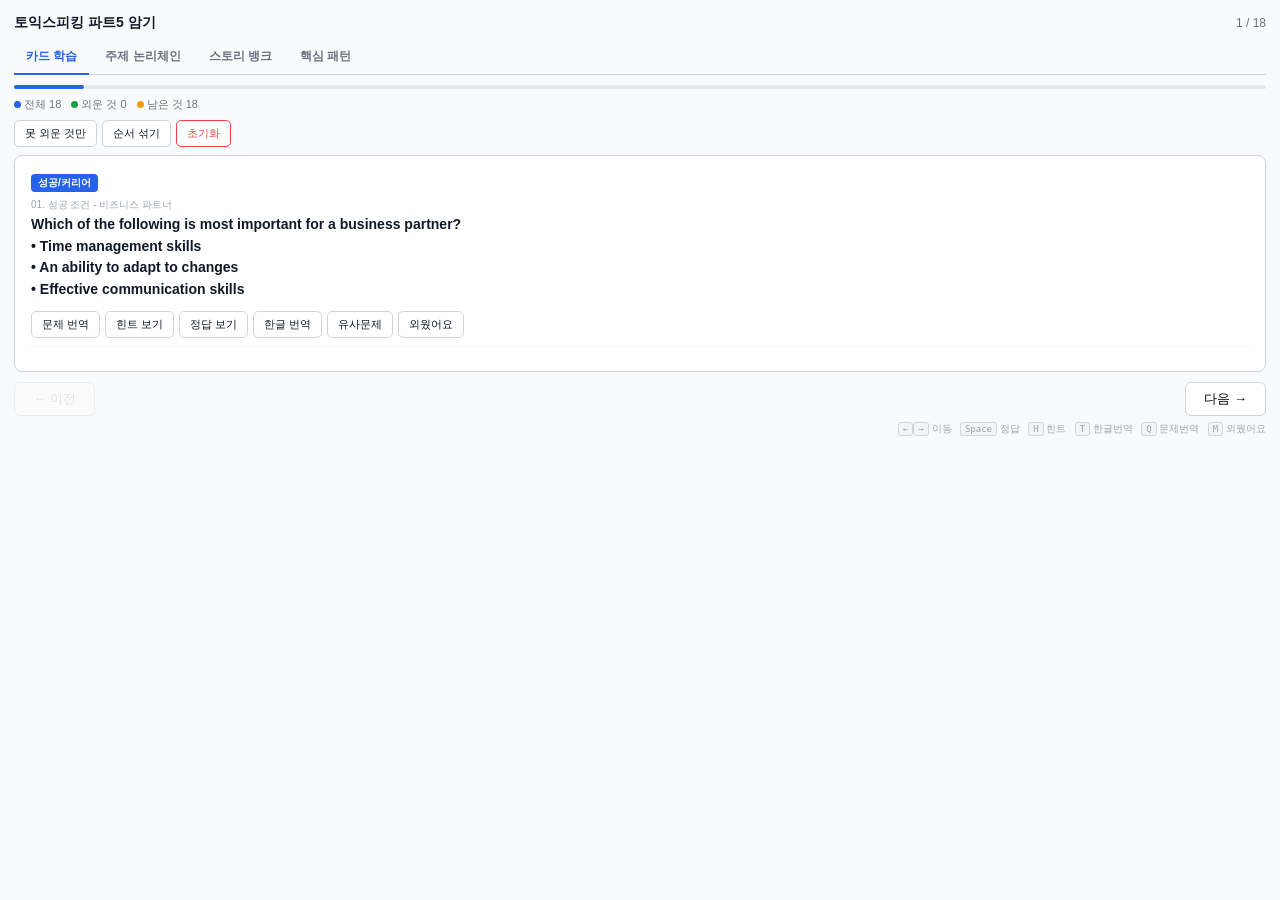
<file: index.html>
<!DOCTYPE html>
<html lang="ko">
<head>
<meta charset="UTF-8">
<meta name="viewport" content="width=device-width, initial-scale=1.0">
<title>토익스피킹 파트5 플래시카드</title>
<link rel="stylesheet" href="style.css">
</head>
<body>

<div class="header">
  <div class="title">토익스피킹 파트5 암기</div>
  <div class="counter" id="counter">1 / 18</div>
</div>

<div class="tab-bar">
  <button class="tab-btn on" id="tabBtn-card" onclick="switchTab('card')">카드 학습</button>
  <button class="tab-btn" id="tabBtn-chain" onclick="switchTab('chain')">주제 논리체인</button>
  <button class="tab-btn" id="tabBtn-story" onclick="switchTab('story')">스토리 뱅크</button>
  <button class="tab-btn" id="tabBtn-pattern" onclick="switchTab('pattern')">핵심 패턴</button>
</div>

<div class="tab-panel" id="tabPanel-card">
<div class="progress-bar"><div class="progress-fill" id="pFill" style="width:5.5%"></div></div>
<div class="stats-row">
  <div class="stat"><div class="dot" style="background:#2563eb"></div><span id="sStat">전체 18</span></div>
  <div class="stat"><div class="dot" style="background:#16a34a"></div><span id="mStat">외운 것 0</span></div>
  <div class="stat"><div class="dot" style="background:#f59e0b"></div><span id="rStat">남은 것 18</span></div>
</div>
<div class="controls">
  <button class="btn" id="filterBtn" onclick="toggleFilter()">못 외운 것만</button>
  <button class="btn" onclick="shuffleCards()">순서 섞기</button>
  <button class="btn red-outline" onclick="resetAll()">초기화</button>
</div>

<div class="card" id="card">
  <div class="badge" id="badge"></div>
  <div class="topic-label" id="topicLbl"></div>
  <div class="q-text" id="qText"></div>
  <div class="action-row">
    <button class="btn" id="bKoQ"  onclick="tog('qko','bKoQ')">문제 번역</button>
    <button class="btn" id="bHint" onclick="tog('hint','bHint')">힌트 보기</button>
    <button class="btn" id="bAns"  onclick="tog('ans','bAns')">정답 보기</button>
    <button class="btn" id="bKoA"  onclick="tog('ansko','bKoA')">한글 번역</button>
    <button class="btn" id="bSim"  onclick="tog('sim','bSim')">유사문제</button>
    <button class="btn" id="bMaster" onclick="toggleMaster()">외웠어요</button>
    <span class="master-check" id="mCheck">완료</span>
  </div>
  <div class="divider"></div>
  <div class="section s-qko"   id="sqko">  <div class="sec-label">문제 번역</div><div id="qkoText"></div></div>
  <div class="section s-hint"  id="shint"> <div class="sec-label">논리 체인 힌트</div><div id="hintContent"></div></div>
  <div class="section s-ans"   id="sans">  <div class="sec-label">영어 모범 답안</div><div id="ansText"></div></div>
  <div class="section s-ansko" id="sansko"><div class="sec-label">한국어 번역</div><div id="ansKoText"></div></div>
  <div class="section s-sim"   id="ssim">  <div class="sec-label">유사 문제</div><div id="simContent"></div></div>
</div>

<div class="nav-row">
  <button class="nav-btn" id="prevBtn" onclick="nav(-1)">← 이전</button>
  <button class="nav-btn" id="nextBtn" onclick="nav(1)">다음 →</button>
</div>
<div class="kb">
  <kbd>←</kbd><kbd>→</kbd> 이동 &nbsp;
  <kbd>Space</kbd> 정답 &nbsp;
  <kbd>H</kbd> 힌트 &nbsp;
  <kbd>T</kbd> 한글번역 &nbsp;
  <kbd>Q</kbd> 문제번역 &nbsp;
  <kbd>M</kbd> 외웠어요
</div>
</div>

<div class="tab-panel hidden" id="tabPanel-chain">
  <div class="panel-desc">18개 주제의 이유1 → 이유2 논리 체인을 한눈에 봅니다. 막히면 앞 단계 키워드만 떠올려도 뒤가 이어져야 정상입니다.</div>
  <div id="chainList"></div>
</div>

<div class="tab-panel hidden" id="tabPanel-story">
  <div class="panel-desc">여러 주제에서 반복 사용되는 "내 경험" 12개입니다. 이것부터 완벽히 외우면, 어느 주제가 나와도 여기서 골라 쓰면 됩니다.</div>
  <div id="storyList"></div>
</div>

<div class="tab-panel hidden" id="tabPanel-pattern">
  <div class="panel-desc">여러 답변에 공통으로 등장하는 표현 블록입니다. 뱃지는 실제 이 표현이 쓰인 주제 번호입니다.</div>
  <div id="patternList"></div>
</div>

<script src="cards.js"></script>
<script src="stories.js"></script>
<script src="patterns.js"></script>
<script src="app.js"></script>
</body>
</html>
</file>
<file: style.css>
:root {
  --font: Pretendard, -apple-system, BlinkMacSystemFont, "Segoe UI", sans-serif;
  --primary: #2563eb; --bg: #fff; --fg: #111827; --border: #d1d5db; --radius: 8px;
}
* { box-sizing: border-box; margin: 0; padding: 0; }
body { font-family: var(--font); background: #f9fafb; color: var(--fg); padding: 14px; }
.header { display: flex; justify-content: space-between; align-items: center; margin-bottom: 8px; flex-wrap: wrap; gap: 4px; }
.title { font-size: 14px; font-weight: 700; }
.counter { font-size: 12px; color: #6b7280; }
.progress-bar { height: 4px; background: #e5e7eb; border-radius: 2px; margin-bottom: 8px; }
.progress-fill { height: 100%; background: var(--primary); border-radius: 2px; transition: width 0.3s; }
.stats-row { display: flex; gap: 10px; margin-bottom: 8px; font-size: 11px; color: #6b7280; }
.stat { display: flex; align-items: center; gap: 3px; }
.dot { width: 7px; height: 7px; border-radius: 50%; }
.controls { display: flex; gap: 5px; flex-wrap: wrap; margin-bottom: 8px; }
.btn {
  padding: 5px 10px; border: 1px solid var(--border); border-radius: 5px;
  background: white; color: var(--fg); font-size: 11px; font-family: var(--font);
  cursor: pointer; transition: background 0.1s;
}
.btn:hover { background: #f3f4f6; }
.btn.on { background: var(--primary); color: white; border-color: var(--primary); }
.btn.green { background: #16a34a; color: white; border-color: #16a34a; }
.btn.red-outline { color: #ef4444; border-color: #ef4444; }
.btn.red-outline:hover { background: #fef2f2; }
.card { background: white; border: 1px solid var(--border); border-radius: var(--radius); padding: 16px; }
.card.mastered { border-left: 4px solid #16a34a; }
.badge { display: inline-block; padding: 2px 7px; border-radius: 4px; font-size: 10px; font-weight: 700; color: white; margin-bottom: 6px; }
.topic-label { font-size: 10px; color: #9ca3af; margin-bottom: 2px; }
.q-text { font-size: 14px; font-weight: 700; line-height: 1.55; white-space: pre-line; margin-bottom: 10px; }
.action-row { display: flex; gap: 5px; flex-wrap: wrap; margin-bottom: 8px; }
.master-check { font-size: 11px; color: #16a34a; font-weight: 700; display: none; align-self: center; }
.master-check.vis { display: inline; }
.divider { height: 1px; background: #f3f4f6; margin: 8px 0; }
.section { display: none; border-radius: 6px; padding: 10px; margin-bottom: 8px; font-size: 12px; line-height: 1.65; white-space: pre-line; }
.section.vis { display: block; }
.s-qko  { background: #f8fafc; border: 1px solid #e2e8f0; color: #334155; }
.s-hint { background: #fffbeb; border: 1px solid #fcd34d; color: #78350f; }
.s-ans  { background: #eff6ff; border: 1px solid #93c5fd; color: #1e40af; }
.s-ansko{ background: #f0fdf4; border: 1px solid #86efac; color: #166534; }
.s-sim  { background: #faf5ff; border: 1px solid #d8b4fe; color: #6d28d9; }
.sec-label { font-size: 10px; font-weight: 700; margin-bottom: 5px; opacity: 0.65; }
.hint-step { display: flex; align-items: flex-start; gap: 6px; padding: 4px 0; border-bottom: 1px dashed #fde68a; }
.hint-step:last-child { border: none; }
.hint-num { font-size: 10px; font-weight: 700; background: #f59e0b; color: white; border-radius: 3px; padding: 1px 5px; flex-shrink: 0; margin-top: 1px; }
.sim-item { padding: 3px 0; border-bottom: 1px dashed rgba(109,40,217,0.2); font-size: 11px; }
.sim-item:last-child { border: none; }
.nav-row { display: flex; justify-content: space-between; margin-top: 10px; }
.nav-btn { padding: 7px 18px; border: 1px solid var(--border); border-radius: 6px; background: white; font-size: 13px; font-family: var(--font); cursor: pointer; }
.nav-btn:hover { background: #f3f4f6; }
.nav-btn:disabled { opacity: 0.35; cursor: not-allowed; }
.kb { font-size: 10px; color: #9ca3af; margin-top: 6px; text-align: right; }
kbd { background: #f3f4f6; border: 1px solid #d1d5db; border-radius: 3px; padding: 1px 4px; font-size: 9px; }

.tab-bar { display: flex; gap: 4px; margin-bottom: 10px; border-bottom: 1px solid var(--border); }
.tab-btn {
  padding: 8px 12px; border: none; background: none; color: #6b7280; font-size: 12px;
  font-weight: 600; font-family: var(--font); cursor: pointer; border-bottom: 2px solid transparent;
  margin-bottom: -1px;
}
.tab-btn:hover { color: var(--fg); }
.tab-btn.on { color: var(--primary); border-bottom-color: var(--primary); }
.tab-panel.hidden { display: none; }
.panel-desc { font-size: 11px; color: #6b7280; margin-bottom: 10px; line-height: 1.5; }

.chain-card {
  background: white; border: 1px solid var(--border); border-radius: 6px;
  padding: 10px 12px; margin-bottom: 8px; border-left: 4px solid #d1d5db;
}
.chain-topic { font-size: 12px; font-weight: 700; margin-bottom: 6px; }
.chain-step { font-size: 12px; color: #374151; padding: 3px 0; }
.chain-step b { color: var(--fg); }

.story-card {
  background: white; border: 1px solid var(--border); border-radius: 6px;
  padding: 10px 12px; margin-bottom: 8px;
}
.story-title { font-size: 13px; font-weight: 700; margin-bottom: 4px; }
.story-ko { font-size: 12px; color: #374151; line-height: 1.55; margin-bottom: 6px; }

.pattern-card {
  background: white; border: 1px solid var(--border); border-radius: 6px;
  padding: 10px 12px; margin-bottom: 8px;
}
.pattern-group { font-size: 10px; font-weight: 700; color: #6d28d9; margin-bottom: 4px; }
.pattern-en { font-size: 12px; font-weight: 600; margin-bottom: 3px; }
.pattern-ko { font-size: 12px; color: #6b7280; margin-bottom: 6px; }

.badge-row { display: flex; gap: 4px; flex-wrap: wrap; }
.topic-chip {
  font-size: 10px; font-weight: 700; color: white; background: #9ca3af;
  border-radius: 4px; padding: 2px 6px;
}
</file>
